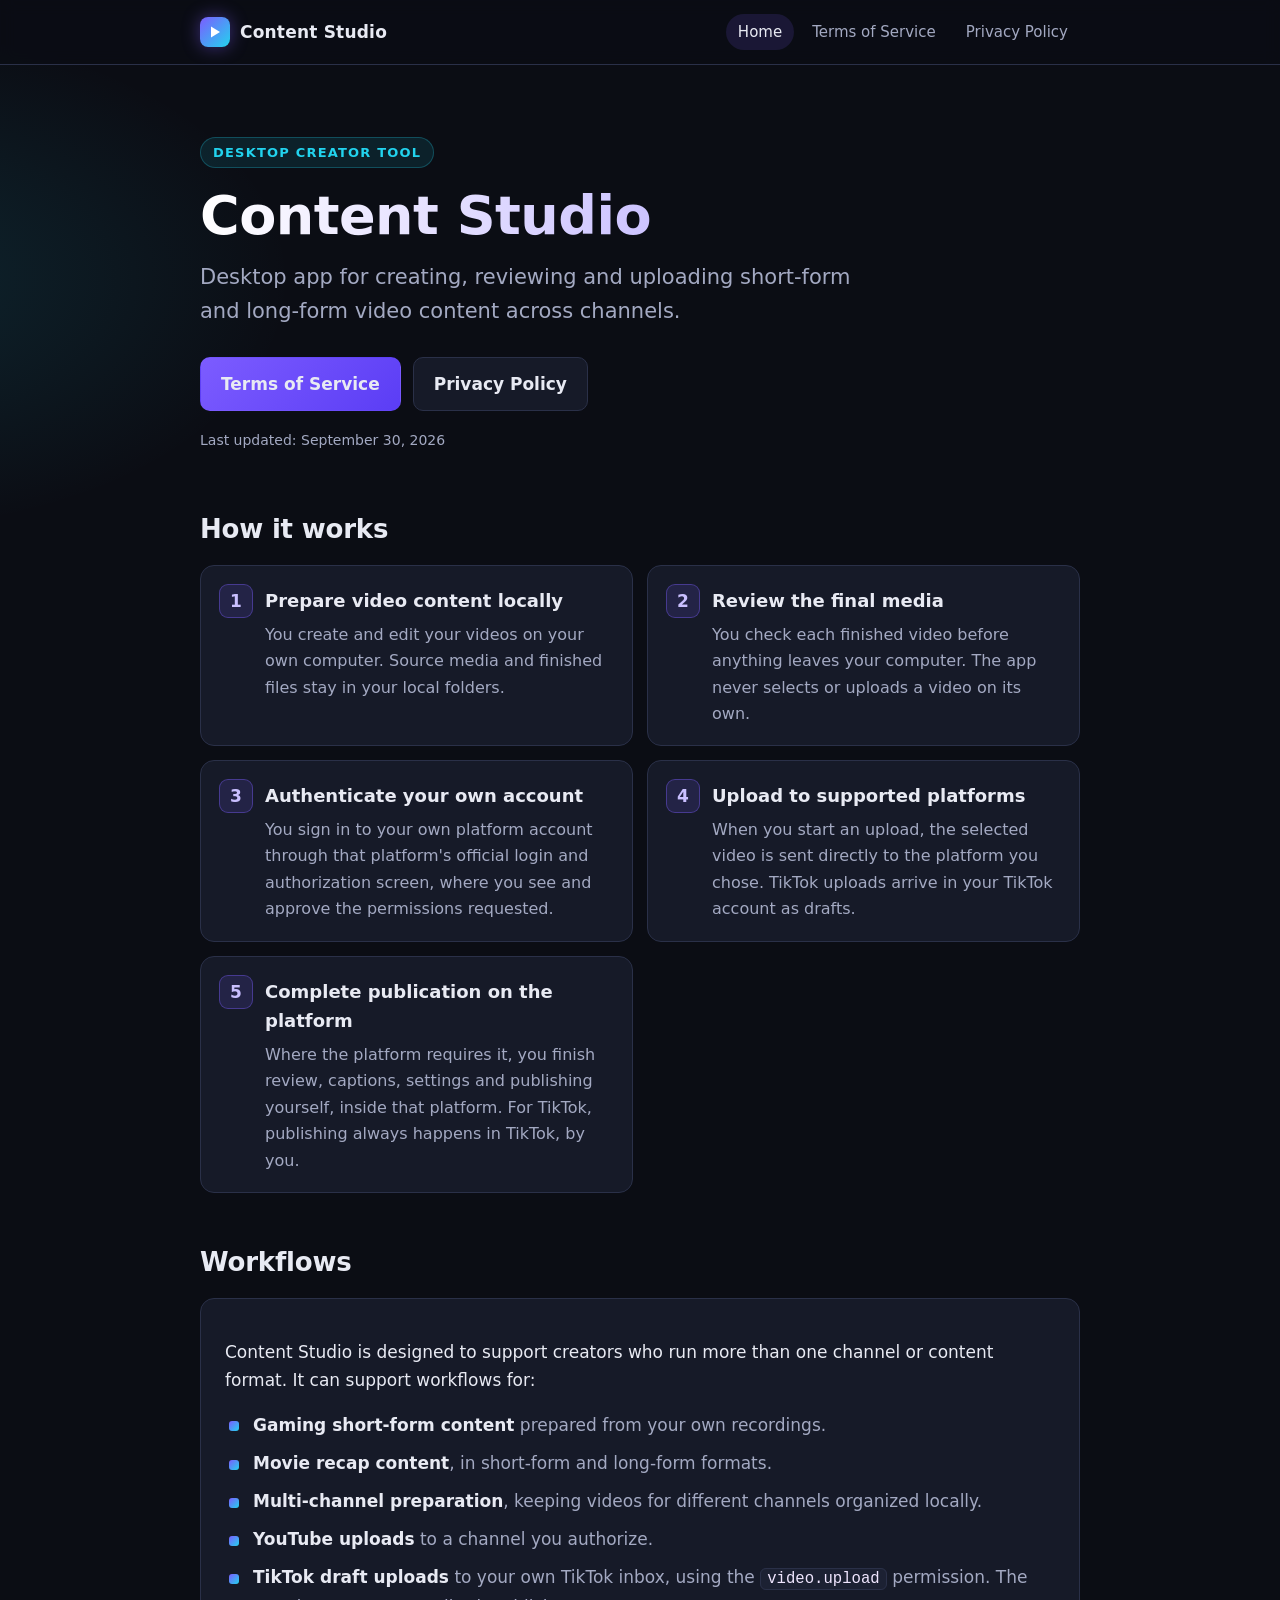
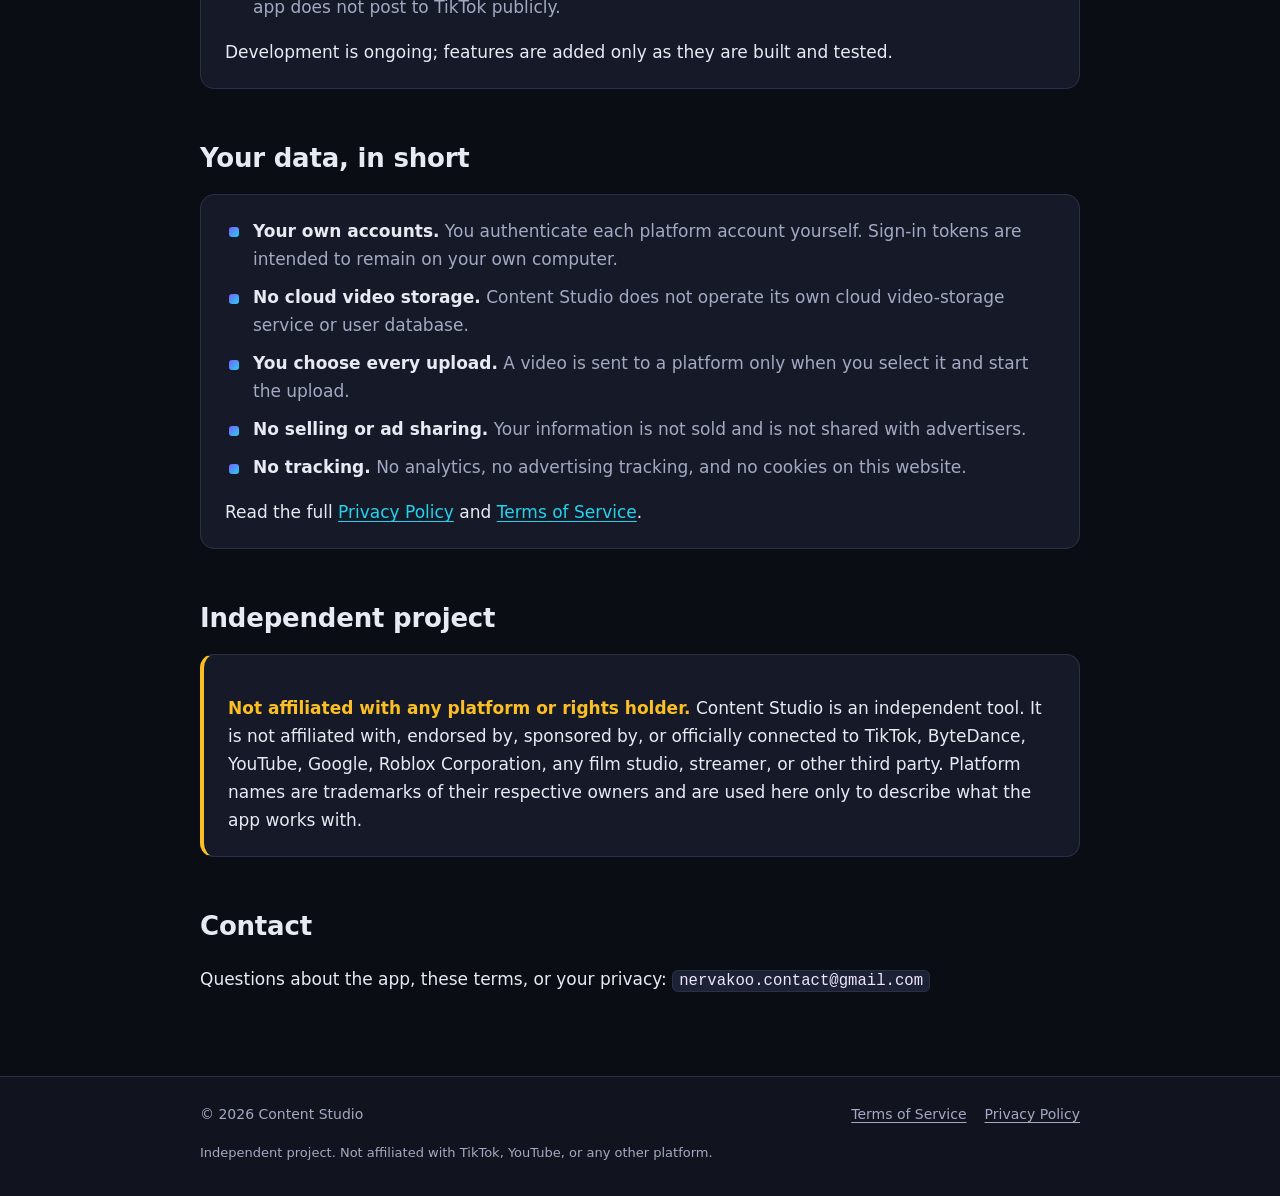
<file: index.html>
<!doctype html>
<html lang="en">
<head>
  <meta charset="utf-8">
  <meta name="viewport" content="width=device-width, initial-scale=1">
  <title>Content Studio</title>
  <meta name="description" content="Content Studio is a desktop app for creating, reviewing and uploading short-form and long-form video content across channels.">
  <link rel="stylesheet" href="styles.css">
</head>
<body>
  <header class="site-header">
    <div class="wrap">
      <a class="brand" href="./">
        <span class="brand-mark" aria-hidden="true">
          <svg viewBox="0 0 16 16" fill="#fff"><path d="M4 2.5v11l9-5.5z"/></svg>
        </span>
        Content Studio
      </a>
      <nav class="nav" aria-label="Main">
        <a href="./" aria-current="page">Home</a>
        <a href="terms/">Terms of Service</a>
        <a href="privacy/">Privacy Policy</a>
      </nav>
    </div>
  </header>

  <main>
    <div class="wrap">
      <section class="hero">
        <span class="eyebrow">Desktop creator tool</span>
        <h1>Content Studio</h1>
        <p class="subtitle">Desktop app for creating, reviewing and uploading short-form and long-form video content across channels.</p>

        <div class="legal-links">
          <a class="btn btn-primary" href="terms/">Terms of Service</a>
          <a class="btn" href="privacy/">Privacy Policy</a>
        </div>
        <p class="updated">Last updated: September 30, 2026</p>
      </section>

      <section aria-labelledby="how">
        <h2 id="how">How it works</h2>
        <ol class="steps">
          <li>
            <h3>Prepare video content locally</h3>
            <p>You create and edit your videos on your own computer. Source media and finished files stay in your local folders.</p>
          </li>
          <li>
            <h3>Review the final media</h3>
            <p>You check each finished video before anything leaves your computer. The app never selects or uploads a video on its own.</p>
          </li>
          <li>
            <h3>Authenticate your own account</h3>
            <p>You sign in to your own platform account through that platform's official login and authorization screen, where you see and approve the permissions requested.</p>
          </li>
          <li>
            <h3>Upload to supported platforms</h3>
            <p>When you start an upload, the selected video is sent directly to the platform you chose. TikTok uploads arrive in your TikTok account as drafts.</p>
          </li>
          <li>
            <h3>Complete publication on the platform</h3>
            <p>Where the platform requires it, you finish review, captions, settings and publishing yourself, inside that platform. For TikTok, publishing always happens in TikTok, by you.</p>
          </li>
        </ol>
      </section>

      <section aria-labelledby="workflows">
        <h2 id="workflows">Workflows</h2>
        <div class="card">
          <p>Content Studio is designed to support creators who run more than one channel or content format. It can support workflows for:</p>
          <ul class="facts">
            <li><strong>Gaming short-form content</strong> prepared from your own recordings.</li>
            <li><strong>Movie recap content</strong>, in short-form and long-form formats.</li>
            <li><strong>Multi-channel preparation</strong>, keeping videos for different channels organized locally.</li>
            <li><strong>YouTube uploads</strong> to a channel you authorize.</li>
            <li><strong>TikTok draft uploads</strong> to your own TikTok inbox, using the <code>video.upload</code> permission. The app does not post to TikTok publicly.</li>
          </ul>
          <p>Development is ongoing; features are added only as they are built and tested.</p>
        </div>
      </section>

      <section aria-labelledby="privacy-summary">
        <h2 id="privacy-summary">Your data, in short</h2>
        <div class="card">
          <ul class="facts">
            <li><strong>Your own accounts.</strong> You authenticate each platform account yourself. Sign-in tokens are intended to remain on your own computer.</li>
            <li><strong>No cloud video storage.</strong> Content Studio does not operate its own cloud video-storage service or user database.</li>
            <li><strong>You choose every upload.</strong> A video is sent to a platform only when you select it and start the upload.</li>
            <li><strong>No selling or ad sharing.</strong> Your information is not sold and is not shared with advertisers.</li>
            <li><strong>No tracking.</strong> No analytics, no advertising tracking, and no cookies on this website.</li>
          </ul>
          <p>Read the full <a href="privacy/">Privacy Policy</a> and <a href="terms/">Terms of Service</a>.</p>
        </div>
      </section>

      <section aria-labelledby="affiliation">
        <h2 id="affiliation">Independent project</h2>
        <div class="card notice">
          <p><strong>Not affiliated with any platform or rights holder.</strong> Content Studio is an independent tool. It is not affiliated with, endorsed by, sponsored by, or officially connected to TikTok, ByteDance, YouTube, Google, Roblox Corporation, any film studio, streamer, or other third party. Platform names are trademarks of their respective owners and are used here only to describe what the app works with.</p>
        </div>
      </section>

      <section aria-labelledby="contact">
        <h2 id="contact">Contact</h2>
        <p>Questions about the app, these terms, or your privacy: <span class="email">nervakoo.contact@gmail.com</span></p>
      </section>
    </div>
  </main>

  <footer class="site-footer">
    <div class="wrap">
      <span>&copy; 2026 Content Studio</span>
      <nav aria-label="Legal">
        <a href="terms/">Terms of Service</a>
        <a href="privacy/">Privacy Policy</a>
      </nav>
      <p class="disclaimer">Independent project. Not affiliated with TikTok, YouTube, or any other platform.</p>
    </div>
  </footer>
</body>
</html>
</file>
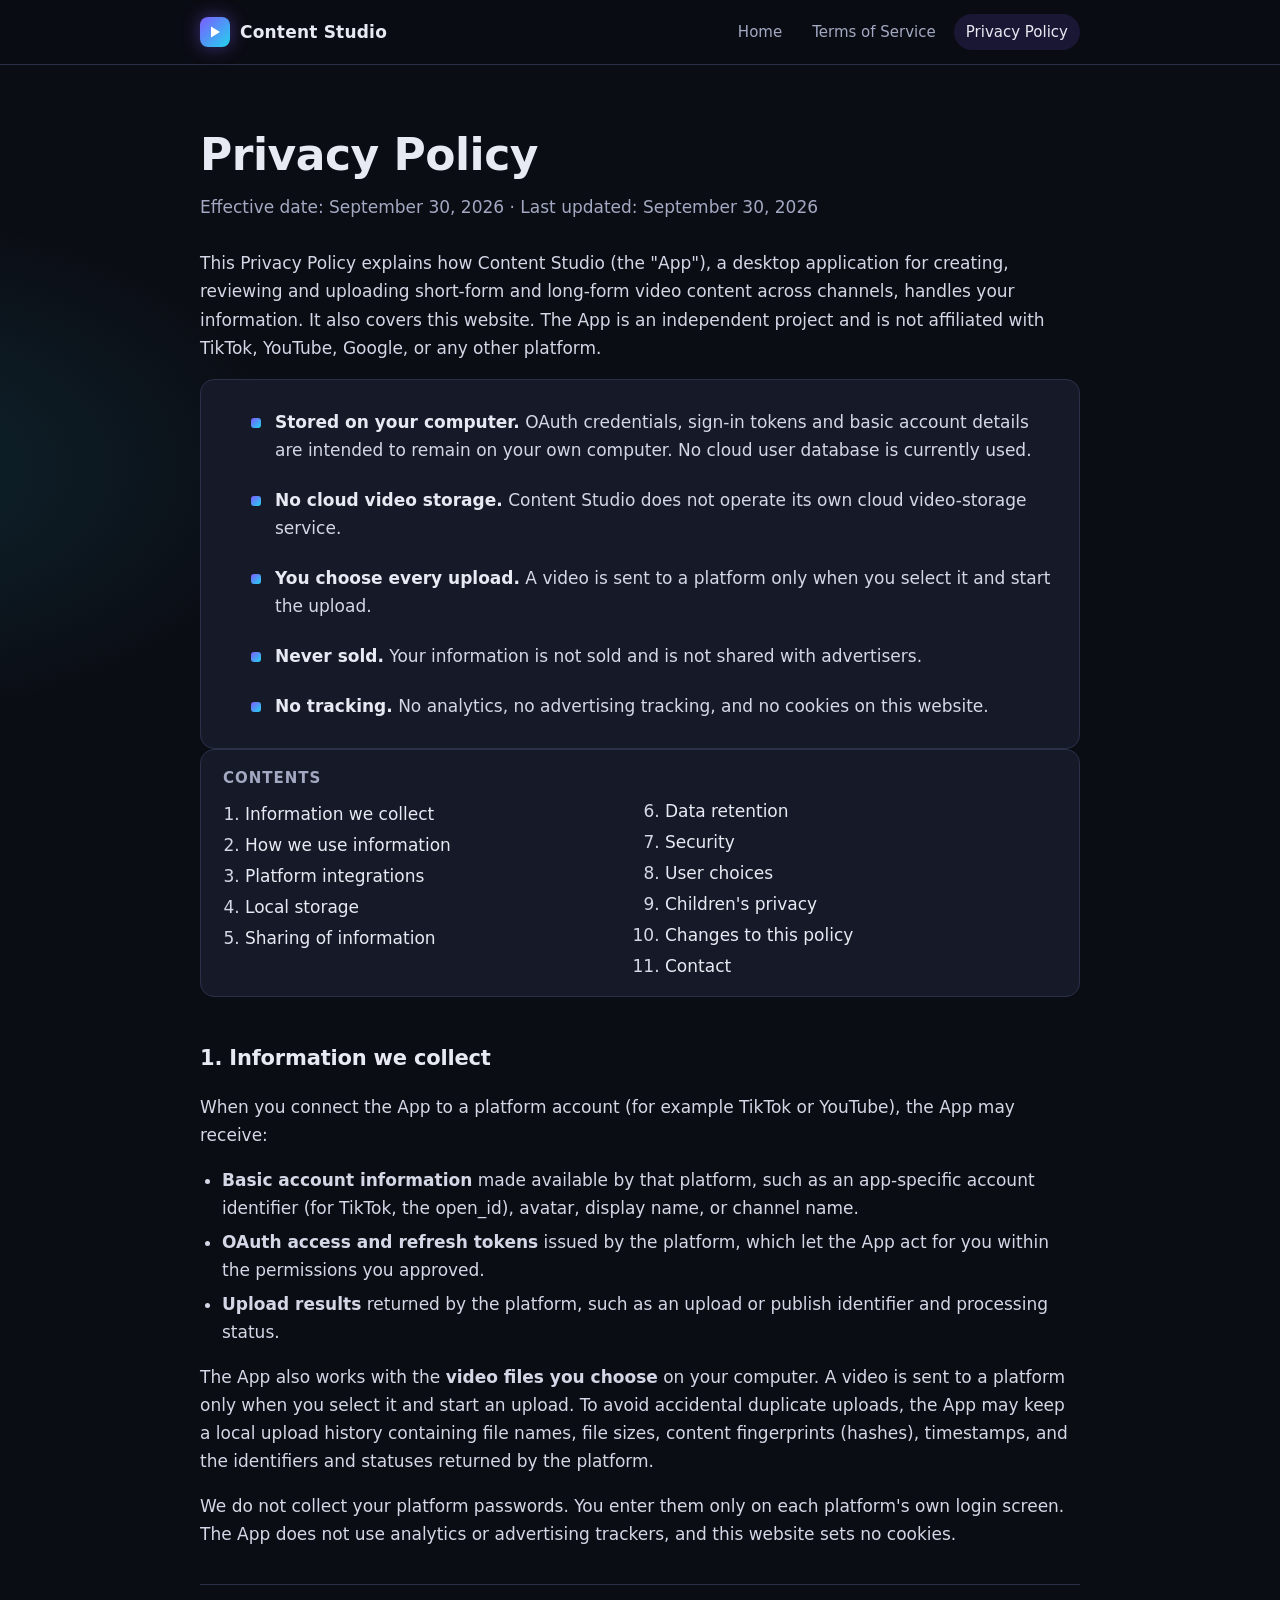
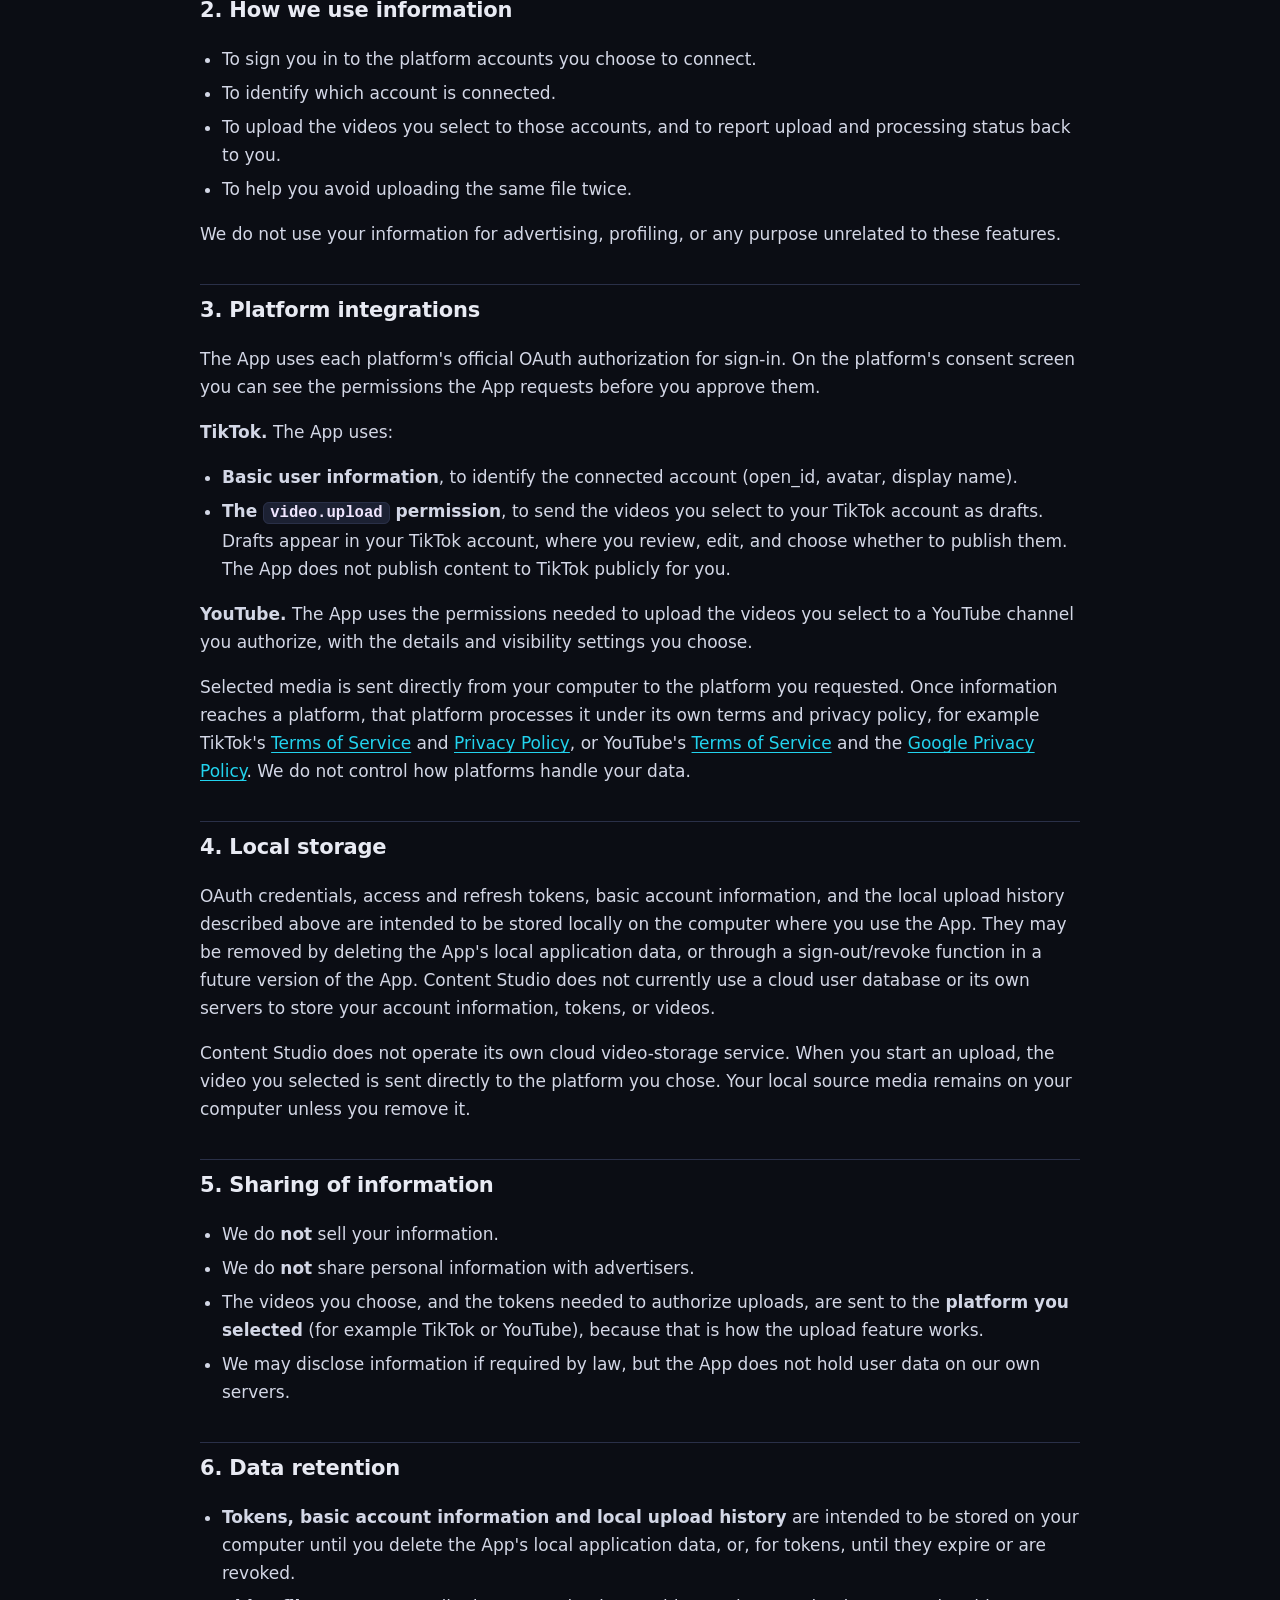
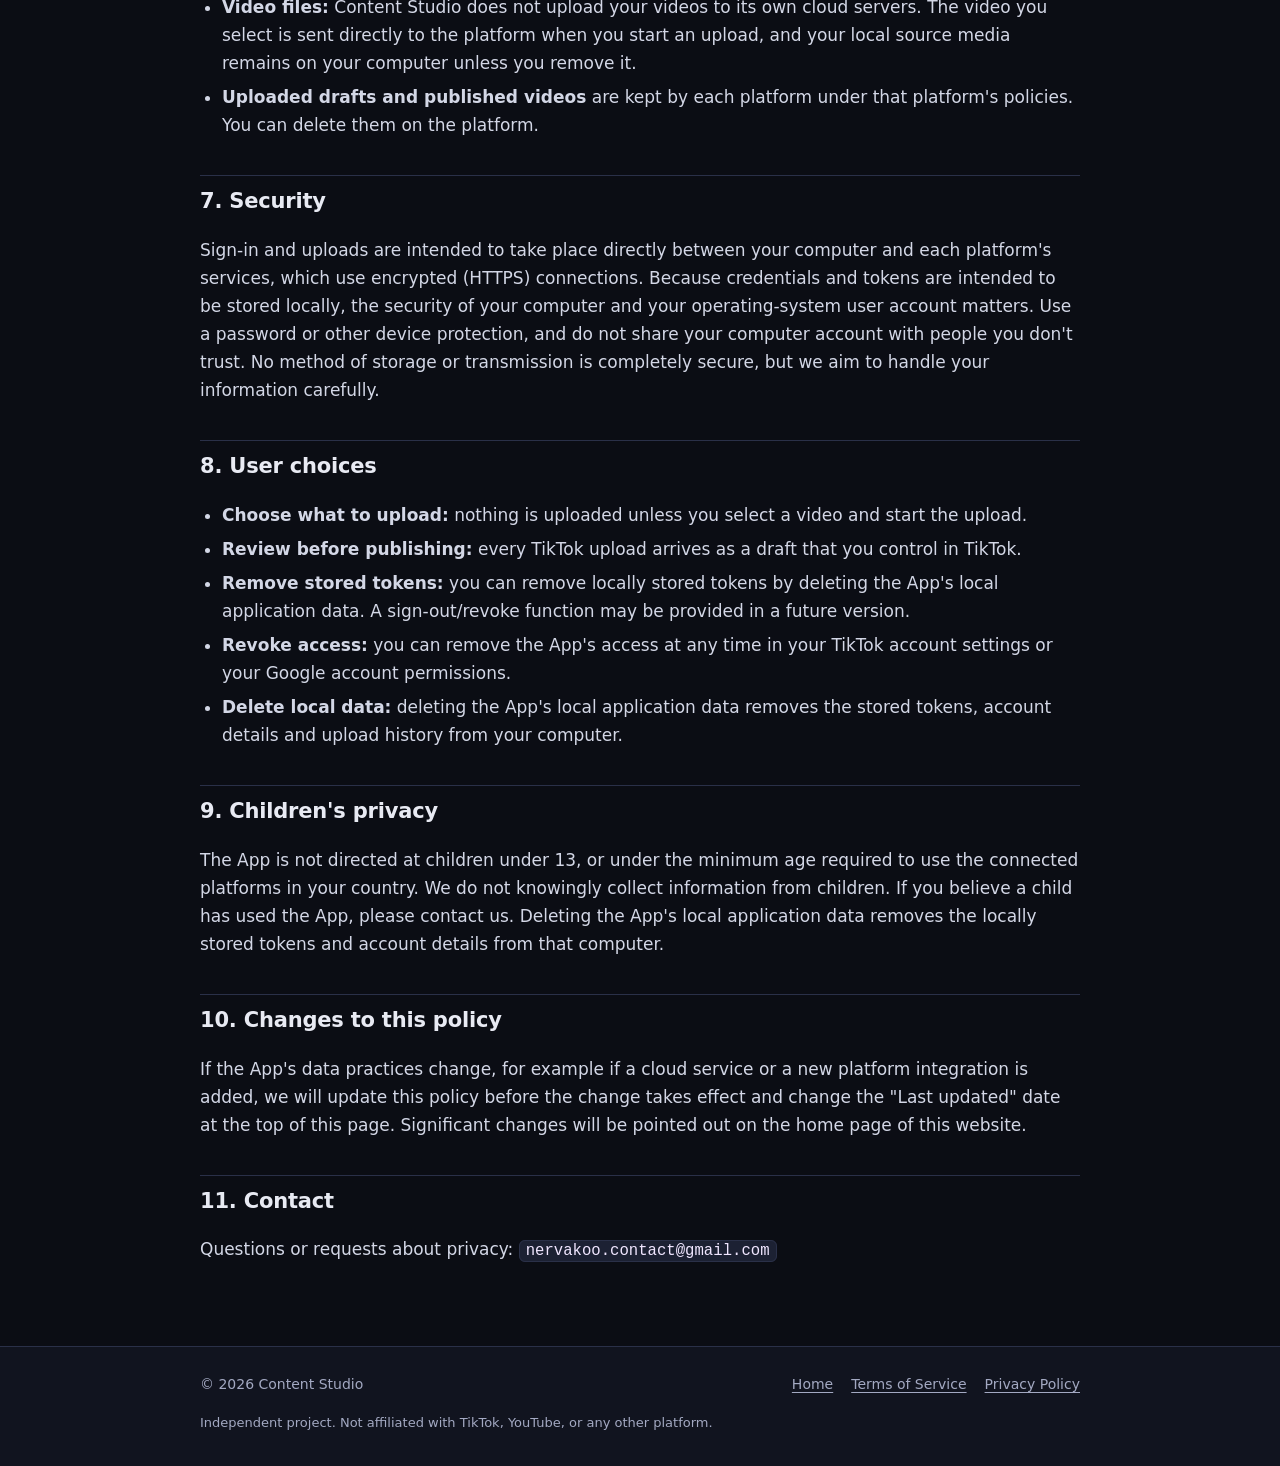
<file: privacy/index.html>
<!doctype html>
<html lang="en">
<head>
  <meta charset="utf-8">
  <meta name="viewport" content="width=device-width, initial-scale=1">
  <title>Privacy Policy - Content Studio</title>
  <meta name="description" content="Privacy Policy for Content Studio: what platform data the desktop app uses, where it is stored, and what is never collected.">
  <link rel="stylesheet" href="../styles.css">
</head>
<body>
  <header class="site-header">
    <div class="wrap">
      <a class="brand" href="../">
        <span class="brand-mark" aria-hidden="true">
          <svg viewBox="0 0 16 16" fill="#fff"><path d="M4 2.5v11l9-5.5z"/></svg>
        </span>
        Content Studio
      </a>
      <nav class="nav" aria-label="Main">
        <a href="../">Home</a>
        <a href="../terms/">Terms of Service</a>
        <a href="./" aria-current="page">Privacy Policy</a>
      </nav>
    </div>
  </header>

  <main>
    <article class="wrap doc">
      <h1>Privacy Policy</h1>
      <p class="meta">Effective date: September 30, 2026 &middot; Last updated: September 30, 2026</p>

      <p>This Privacy Policy explains how Content Studio (the "App"), a desktop application for creating, reviewing and uploading short-form and long-form video content across channels, handles your information. It also covers this website. The App is an independent project and is not affiliated with TikTok, YouTube, Google, or any other platform.</p>

      <div class="card">
        <ul class="facts">
          <li><strong>Stored on your computer.</strong> OAuth credentials, sign-in tokens and basic account details are intended to remain on your own computer. No cloud user database is currently used.</li>
          <li><strong>No cloud video storage.</strong> Content Studio does not operate its own cloud video-storage service.</li>
          <li><strong>You choose every upload.</strong> A video is sent to a platform only when you select it and start the upload.</li>
          <li><strong>Never sold.</strong> Your information is not sold and is not shared with advertisers.</li>
          <li><strong>No tracking.</strong> No analytics, no advertising tracking, and no cookies on this website.</li>
        </ul>
      </div>

      <nav class="toc" aria-label="Contents">
        <h2>Contents</h2>
        <ol>
          <li><a href="#collect">Information we collect</a></li>
          <li><a href="#use">How we use information</a></li>
          <li><a href="#platforms">Platform integrations</a></li>
          <li><a href="#local">Local storage</a></li>
          <li><a href="#sharing">Sharing of information</a></li>
          <li><a href="#retention">Data retention</a></li>
          <li><a href="#security">Security</a></li>
          <li><a href="#choices">User choices</a></li>
          <li><a href="#children">Children's privacy</a></li>
          <li><a href="#changes">Changes to this policy</a></li>
          <li><a href="#contact">Contact</a></li>
        </ol>
      </nav>

      <h2 id="collect">1. Information we collect</h2>
      <p>When you connect the App to a platform account (for example TikTok or YouTube), the App may receive:</p>
      <ul>
        <li><strong>Basic account information</strong> made available by that platform, such as an app-specific account identifier (for TikTok, the open_id), avatar, display name, or channel name.</li>
        <li><strong>OAuth access and refresh tokens</strong> issued by the platform, which let the App act for you within the permissions you approved.</li>
        <li><strong>Upload results</strong> returned by the platform, such as an upload or publish identifier and processing status.</li>
      </ul>
      <p>The App also works with the <strong>video files you choose</strong> on your computer. A video is sent to a platform only when you select it and start an upload. To avoid accidental duplicate uploads, the App may keep a local upload history containing file names, file sizes, content fingerprints (hashes), timestamps, and the identifiers and statuses returned by the platform.</p>
      <p>We do not collect your platform passwords. You enter them only on each platform's own login screen. The App does not use analytics or advertising trackers, and this website sets no cookies.</p>

      <h2 id="use">2. How we use information</h2>
      <ul>
        <li>To sign you in to the platform accounts you choose to connect.</li>
        <li>To identify which account is connected.</li>
        <li>To upload the videos you select to those accounts, and to report upload and processing status back to you.</li>
        <li>To help you avoid uploading the same file twice.</li>
      </ul>
      <p>We do not use your information for advertising, profiling, or any purpose unrelated to these features.</p>

      <h2 id="platforms">3. Platform integrations</h2>
      <p>The App uses each platform's official OAuth authorization for sign-in. On the platform's consent screen you can see the permissions the App requests before you approve them.</p>
      <p><strong>TikTok.</strong> The App uses:</p>
      <ul>
        <li><strong>Basic user information</strong>, to identify the connected account (open_id, avatar, display name).</li>
        <li><strong>The <code>video.upload</code> permission</strong>, to send the videos you select to your TikTok account as drafts. Drafts appear in your TikTok account, where you review, edit, and choose whether to publish them. The App does not publish content to TikTok publicly for you.</li>
      </ul>
      <p><strong>YouTube.</strong> The App uses the permissions needed to upload the videos you select to a YouTube channel you authorize, with the details and visibility settings you choose.</p>
      <p>Selected media is sent directly from your computer to the platform you requested. Once information reaches a platform, that platform processes it under its own terms and privacy policy, for example TikTok's <a href="https://www.tiktok.com/legal/terms-of-service" rel="noopener">Terms of Service</a> and <a href="https://www.tiktok.com/legal/privacy-policy" rel="noopener">Privacy Policy</a>, or YouTube's <a href="https://www.youtube.com/t/terms" rel="noopener">Terms of Service</a> and the <a href="https://policies.google.com/privacy" rel="noopener">Google Privacy Policy</a>. We do not control how platforms handle your data.</p>

      <h2 id="local">4. Local storage</h2>
      <p>OAuth credentials, access and refresh tokens, basic account information, and the local upload history described above are intended to be stored locally on the computer where you use the App. They may be removed by deleting the App's local application data, or through a sign-out/revoke function in a future version of the App. Content Studio does not currently use a cloud user database or its own servers to store your account information, tokens, or videos.</p>
      <p>Content Studio does not operate its own cloud video-storage service. When you start an upload, the video you selected is sent directly to the platform you chose. Your local source media remains on your computer unless you remove it.</p>

      <h2 id="sharing">5. Sharing of information</h2>
      <ul>
        <li>We do <strong>not</strong> sell your information.</li>
        <li>We do <strong>not</strong> share personal information with advertisers.</li>
        <li>The videos you choose, and the tokens needed to authorize uploads, are sent to the <strong>platform you selected</strong> (for example TikTok or YouTube), because that is how the upload feature works.</li>
        <li>We may disclose information if required by law, but the App does not hold user data on our own servers.</li>
      </ul>

      <h2 id="retention">6. Data retention</h2>
      <ul>
        <li><strong>Tokens, basic account information and local upload history</strong> are intended to be stored on your computer until you delete the App's local application data, or, for tokens, until they expire or are revoked.</li>
        <li><strong>Video files:</strong> Content Studio does not upload your videos to its own cloud servers. The video you select is sent directly to the platform when you start an upload, and your local source media remains on your computer unless you remove it.</li>
        <li><strong>Uploaded drafts and published videos</strong> are kept by each platform under that platform's policies. You can delete them on the platform.</li>
      </ul>

      <h2 id="security">7. Security</h2>
      <p>Sign-in and uploads are intended to take place directly between your computer and each platform's services, which use encrypted (HTTPS) connections. Because credentials and tokens are intended to be stored locally, the security of your computer and your operating-system user account matters. Use a password or other device protection, and do not share your computer account with people you don't trust. No method of storage or transmission is completely secure, but we aim to handle your information carefully.</p>

      <h2 id="choices">8. User choices</h2>
      <ul>
        <li><strong>Choose what to upload:</strong> nothing is uploaded unless you select a video and start the upload.</li>
        <li><strong>Review before publishing:</strong> every TikTok upload arrives as a draft that you control in TikTok.</li>
        <li><strong>Remove stored tokens:</strong> you can remove locally stored tokens by deleting the App's local application data. A sign-out/revoke function may be provided in a future version.</li>
        <li><strong>Revoke access:</strong> you can remove the App's access at any time in your TikTok account settings or your Google account permissions.</li>
        <li><strong>Delete local data:</strong> deleting the App's local application data removes the stored tokens, account details and upload history from your computer.</li>
      </ul>

      <h2 id="children">9. Children's privacy</h2>
      <p>The App is not directed at children under 13, or under the minimum age required to use the connected platforms in your country. We do not knowingly collect information from children. If you believe a child has used the App, please contact us. Deleting the App's local application data removes the locally stored tokens and account details from that computer.</p>

      <h2 id="changes">10. Changes to this policy</h2>
      <p>If the App's data practices change, for example if a cloud service or a new platform integration is added, we will update this policy before the change takes effect and change the "Last updated" date at the top of this page. Significant changes will be pointed out on the home page of this website.</p>

      <h2 id="contact">11. Contact</h2>
      <p>Questions or requests about privacy: <span class="email">nervakoo.contact@gmail.com</span></p>
    </article>
  </main>

  <footer class="site-footer">
    <div class="wrap">
      <span>&copy; 2026 Content Studio</span>
      <nav aria-label="Legal">
        <a href="../">Home</a>
        <a href="../terms/">Terms of Service</a>
        <a href="./">Privacy Policy</a>
      </nav>
      <p class="disclaimer">Independent project. Not affiliated with TikTok, YouTube, or any other platform.</p>
    </div>
  </footer>
</body>
</html>
</file>
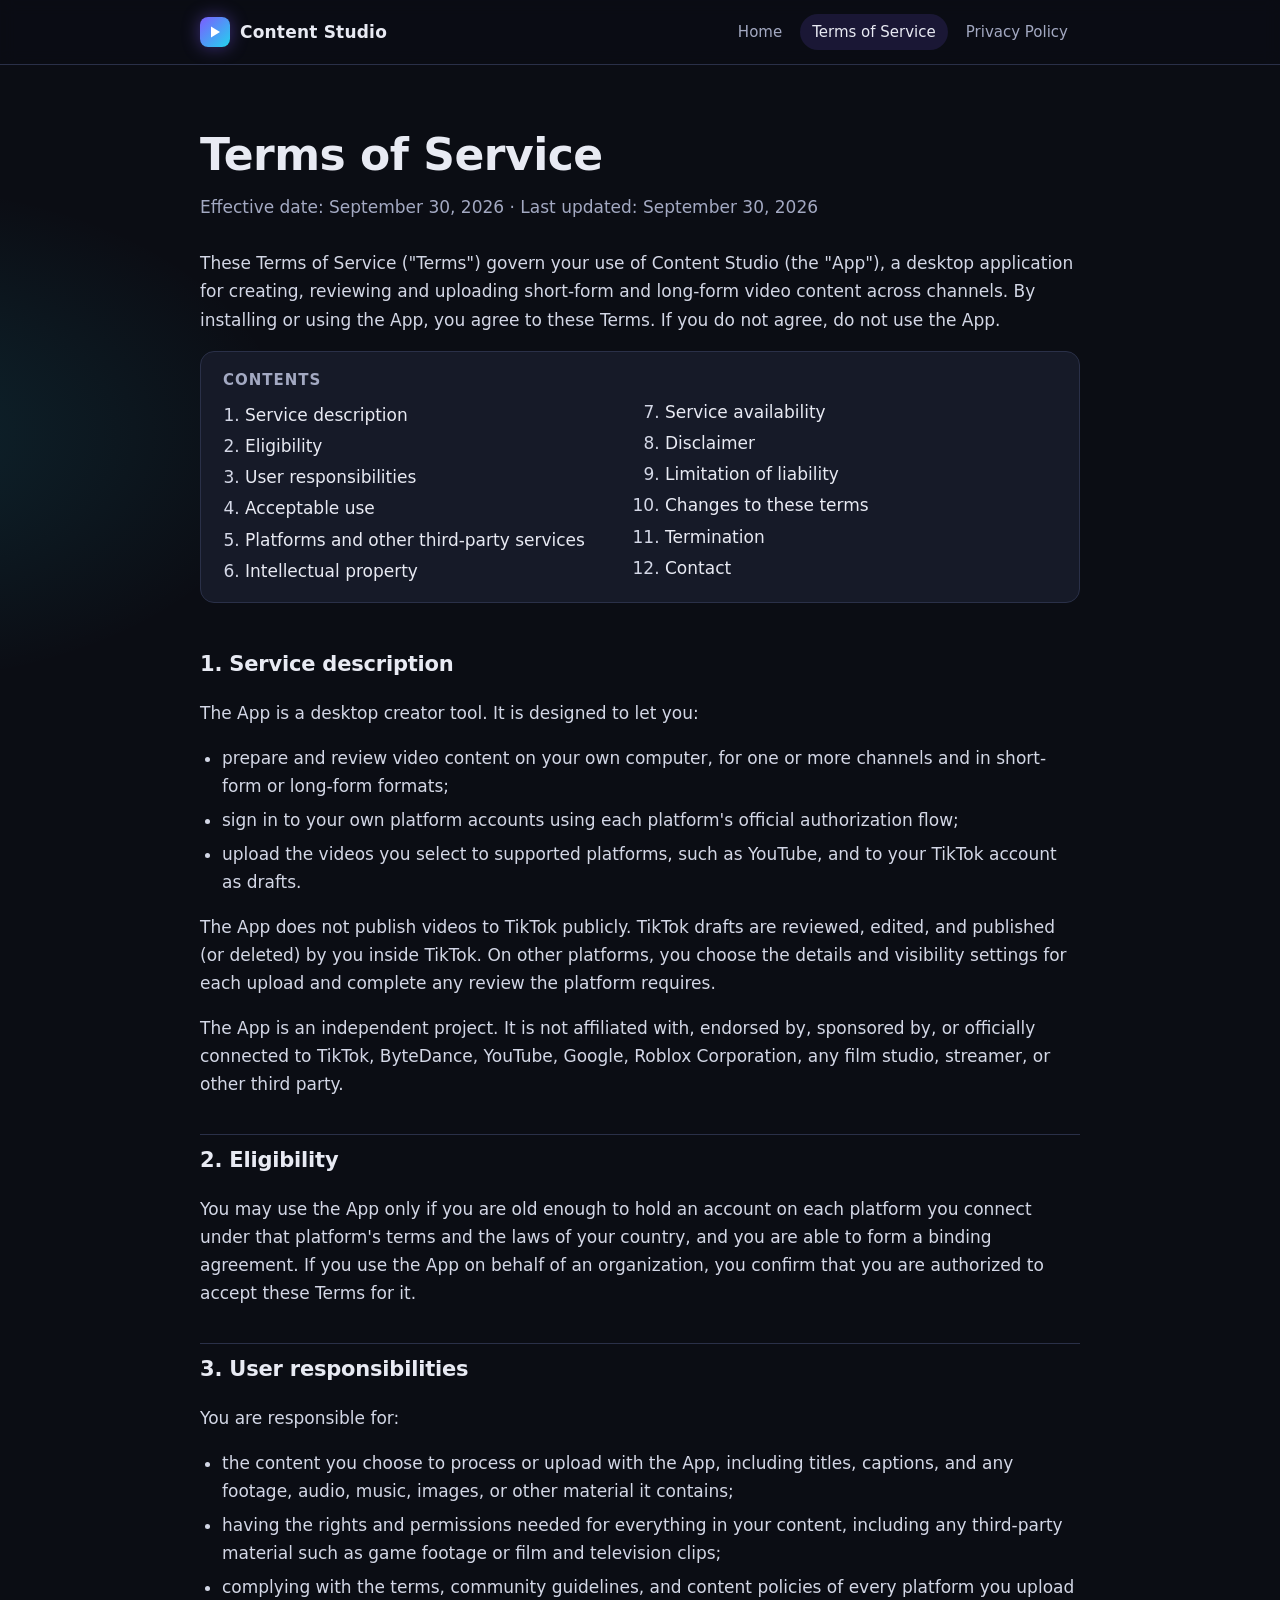
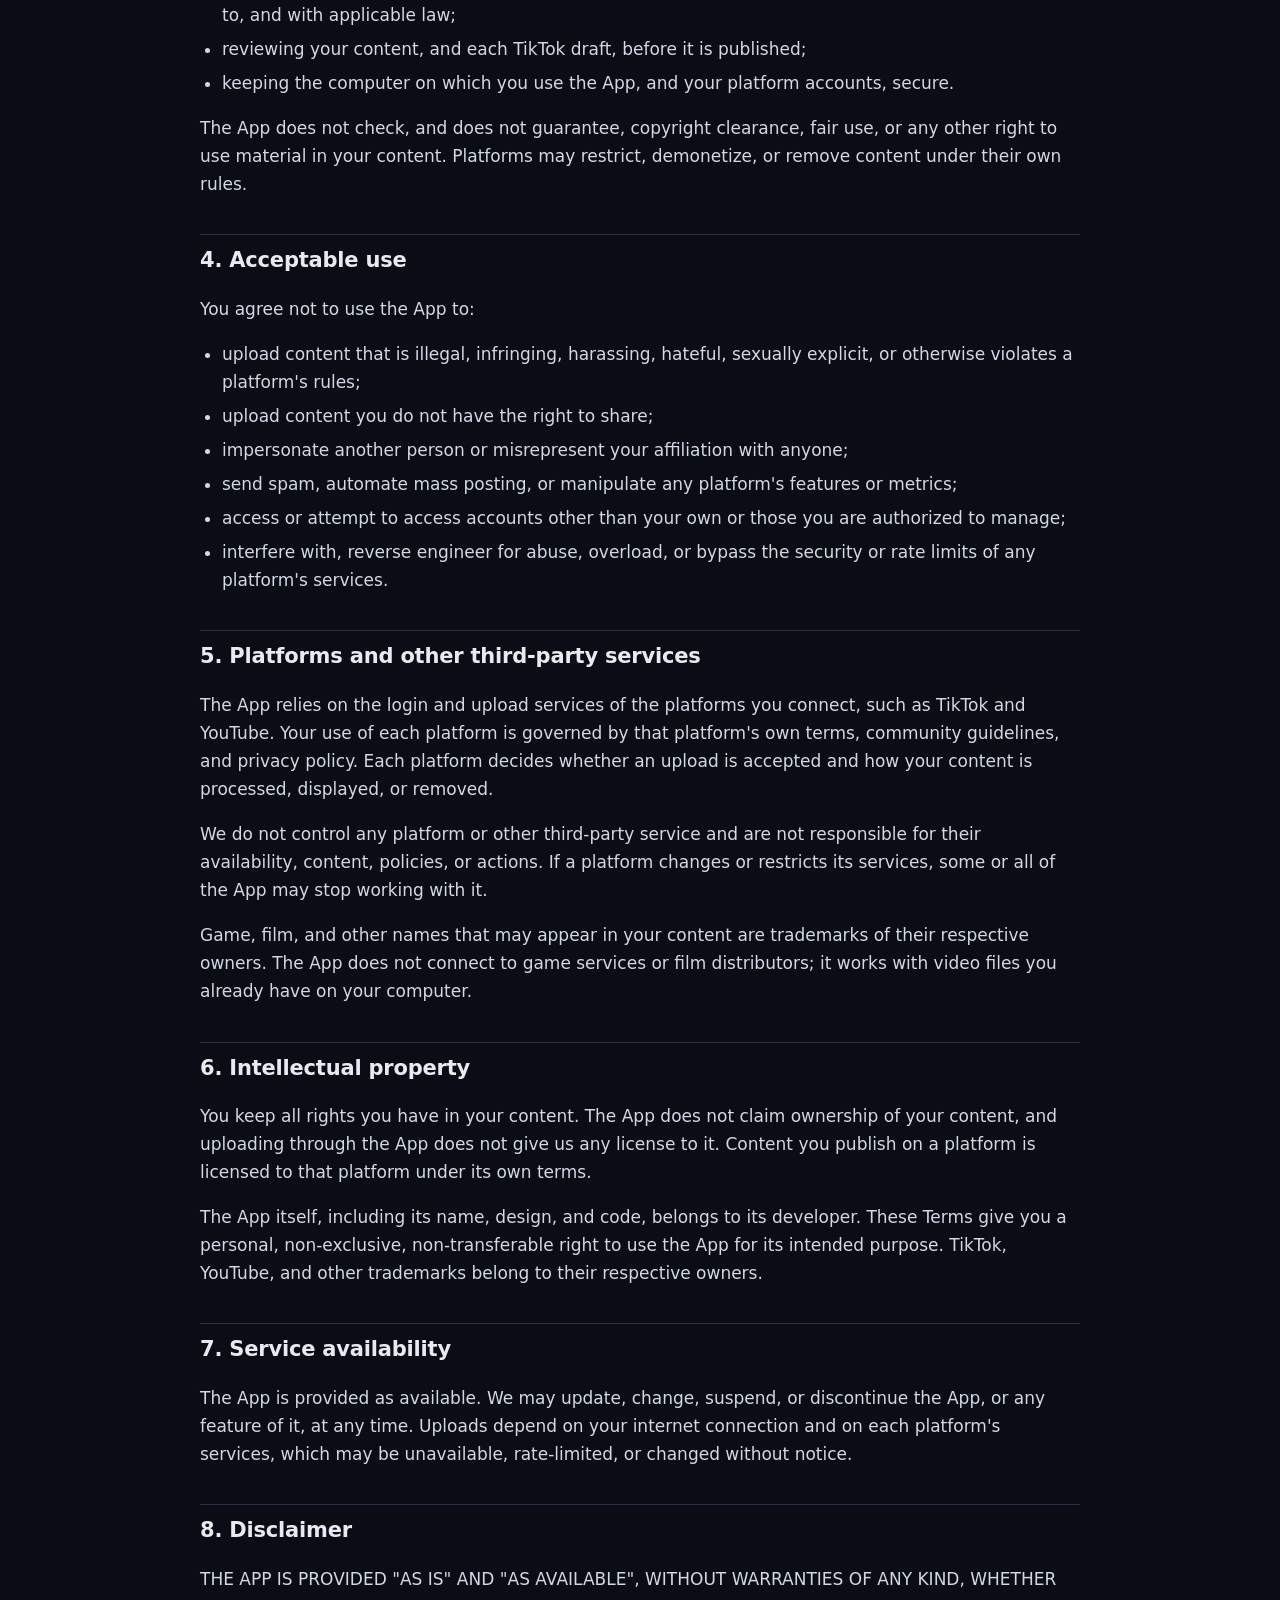
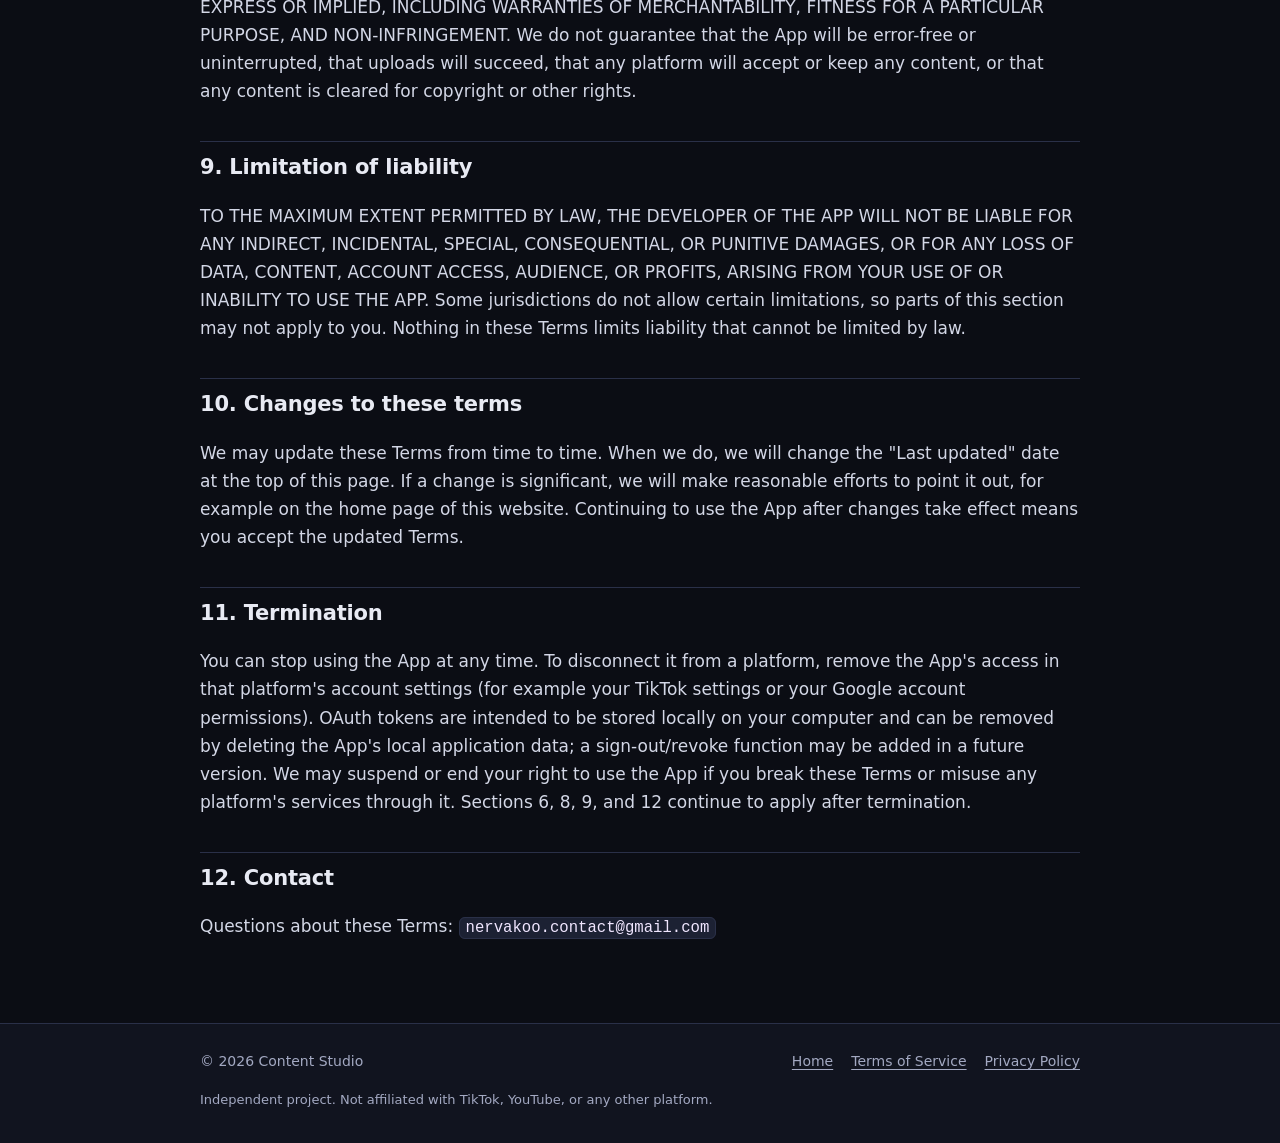
<file: terms/index.html>
<!doctype html>
<html lang="en">
<head>
  <meta charset="utf-8">
  <meta name="viewport" content="width=device-width, initial-scale=1">
  <title>Terms of Service - Content Studio</title>
  <meta name="description" content="Terms of Service for Content Studio, a desktop app for creating, reviewing and uploading video content across channels.">
  <link rel="stylesheet" href="../styles.css">
</head>
<body>
  <header class="site-header">
    <div class="wrap">
      <a class="brand" href="../">
        <span class="brand-mark" aria-hidden="true">
          <svg viewBox="0 0 16 16" fill="#fff"><path d="M4 2.5v11l9-5.5z"/></svg>
        </span>
        Content Studio
      </a>
      <nav class="nav" aria-label="Main">
        <a href="../">Home</a>
        <a href="./" aria-current="page">Terms of Service</a>
        <a href="../privacy/">Privacy Policy</a>
      </nav>
    </div>
  </header>

  <main>
    <article class="wrap doc">
      <h1>Terms of Service</h1>
      <p class="meta">Effective date: September 30, 2026 &middot; Last updated: September 30, 2026</p>

      <p>These Terms of Service ("Terms") govern your use of Content Studio (the "App"), a desktop application for creating, reviewing and uploading short-form and long-form video content across channels. By installing or using the App, you agree to these Terms. If you do not agree, do not use the App.</p>

      <nav class="toc" aria-label="Contents">
        <h2>Contents</h2>
        <ol>
          <li><a href="#service">Service description</a></li>
          <li><a href="#eligibility">Eligibility</a></li>
          <li><a href="#responsibilities">User responsibilities</a></li>
          <li><a href="#acceptable-use">Acceptable use</a></li>
          <li><a href="#third-party">Platforms and other third-party services</a></li>
          <li><a href="#ip">Intellectual property</a></li>
          <li><a href="#availability">Service availability</a></li>
          <li><a href="#disclaimer">Disclaimer</a></li>
          <li><a href="#liability">Limitation of liability</a></li>
          <li><a href="#changes">Changes to these terms</a></li>
          <li><a href="#termination">Termination</a></li>
          <li><a href="#contact">Contact</a></li>
        </ol>
      </nav>

      <h2 id="service">1. Service description</h2>
      <p>The App is a desktop creator tool. It is designed to let you:</p>
      <ul>
        <li>prepare and review video content on your own computer, for one or more channels and in short-form or long-form formats;</li>
        <li>sign in to your own platform accounts using each platform's official authorization flow;</li>
        <li>upload the videos you select to supported platforms, such as YouTube, and to your TikTok account as drafts.</li>
      </ul>
      <p>The App does not publish videos to TikTok publicly. TikTok drafts are reviewed, edited, and published (or deleted) by you inside TikTok. On other platforms, you choose the details and visibility settings for each upload and complete any review the platform requires.</p>
      <p>The App is an independent project. It is not affiliated with, endorsed by, sponsored by, or officially connected to TikTok, ByteDance, YouTube, Google, Roblox Corporation, any film studio, streamer, or other third party.</p>

      <h2 id="eligibility">2. Eligibility</h2>
      <p>You may use the App only if you are old enough to hold an account on each platform you connect under that platform's terms and the laws of your country, and you are able to form a binding agreement. If you use the App on behalf of an organization, you confirm that you are authorized to accept these Terms for it.</p>

      <h2 id="responsibilities">3. User responsibilities</h2>
      <p>You are responsible for:</p>
      <ul>
        <li>the content you choose to process or upload with the App, including titles, captions, and any footage, audio, music, images, or other material it contains;</li>
        <li>having the rights and permissions needed for everything in your content, including any third-party material such as game footage or film and television clips;</li>
        <li>complying with the terms, community guidelines, and content policies of every platform you upload to, and with applicable law;</li>
        <li>reviewing your content, and each TikTok draft, before it is published;</li>
        <li>keeping the computer on which you use the App, and your platform accounts, secure.</li>
      </ul>
      <p>The App does not check, and does not guarantee, copyright clearance, fair use, or any other right to use material in your content. Platforms may restrict, demonetize, or remove content under their own rules.</p>

      <h2 id="acceptable-use">4. Acceptable use</h2>
      <p>You agree not to use the App to:</p>
      <ul>
        <li>upload content that is illegal, infringing, harassing, hateful, sexually explicit, or otherwise violates a platform's rules;</li>
        <li>upload content you do not have the right to share;</li>
        <li>impersonate another person or misrepresent your affiliation with anyone;</li>
        <li>send spam, automate mass posting, or manipulate any platform's features or metrics;</li>
        <li>access or attempt to access accounts other than your own or those you are authorized to manage;</li>
        <li>interfere with, reverse engineer for abuse, overload, or bypass the security or rate limits of any platform's services.</li>
      </ul>

      <h2 id="third-party">5. Platforms and other third-party services</h2>
      <p>The App relies on the login and upload services of the platforms you connect, such as TikTok and YouTube. Your use of each platform is governed by that platform's own terms, community guidelines, and privacy policy. Each platform decides whether an upload is accepted and how your content is processed, displayed, or removed.</p>
      <p>We do not control any platform or other third-party service and are not responsible for their availability, content, policies, or actions. If a platform changes or restricts its services, some or all of the App may stop working with it.</p>
      <p>Game, film, and other names that may appear in your content are trademarks of their respective owners. The App does not connect to game services or film distributors; it works with video files you already have on your computer.</p>

      <h2 id="ip">6. Intellectual property</h2>
      <p>You keep all rights you have in your content. The App does not claim ownership of your content, and uploading through the App does not give us any license to it. Content you publish on a platform is licensed to that platform under its own terms.</p>
      <p>The App itself, including its name, design, and code, belongs to its developer. These Terms give you a personal, non-exclusive, non-transferable right to use the App for its intended purpose. TikTok, YouTube, and other trademarks belong to their respective owners.</p>

      <h2 id="availability">7. Service availability</h2>
      <p>The App is provided as available. We may update, change, suspend, or discontinue the App, or any feature of it, at any time. Uploads depend on your internet connection and on each platform's services, which may be unavailable, rate-limited, or changed without notice.</p>

      <h2 id="disclaimer">8. Disclaimer</h2>
      <p>THE APP IS PROVIDED "AS IS" AND "AS AVAILABLE", WITHOUT WARRANTIES OF ANY KIND, WHETHER EXPRESS OR IMPLIED, INCLUDING WARRANTIES OF MERCHANTABILITY, FITNESS FOR A PARTICULAR PURPOSE, AND NON-INFRINGEMENT. We do not guarantee that the App will be error-free or uninterrupted, that uploads will succeed, that any platform will accept or keep any content, or that any content is cleared for copyright or other rights.</p>

      <h2 id="liability">9. Limitation of liability</h2>
      <p>TO THE MAXIMUM EXTENT PERMITTED BY LAW, THE DEVELOPER OF THE APP WILL NOT BE LIABLE FOR ANY INDIRECT, INCIDENTAL, SPECIAL, CONSEQUENTIAL, OR PUNITIVE DAMAGES, OR FOR ANY LOSS OF DATA, CONTENT, ACCOUNT ACCESS, AUDIENCE, OR PROFITS, ARISING FROM YOUR USE OF OR INABILITY TO USE THE APP. Some jurisdictions do not allow certain limitations, so parts of this section may not apply to you. Nothing in these Terms limits liability that cannot be limited by law.</p>

      <h2 id="changes">10. Changes to these terms</h2>
      <p>We may update these Terms from time to time. When we do, we will change the "Last updated" date at the top of this page. If a change is significant, we will make reasonable efforts to point it out, for example on the home page of this website. Continuing to use the App after changes take effect means you accept the updated Terms.</p>

      <h2 id="termination">11. Termination</h2>
      <p>You can stop using the App at any time. To disconnect it from a platform, remove the App's access in that platform's account settings (for example your TikTok settings or your Google account permissions). OAuth tokens are intended to be stored locally on your computer and can be removed by deleting the App's local application data; a sign-out/revoke function may be added in a future version. We may suspend or end your right to use the App if you break these Terms or misuse any platform's services through it. Sections 6, 8, 9, and 12 continue to apply after termination.</p>

      <h2 id="contact">12. Contact</h2>
      <p>Questions about these Terms: <span class="email">nervakoo.contact@gmail.com</span></p>
    </article>
  </main>

  <footer class="site-footer">
    <div class="wrap">
      <span>&copy; 2026 Content Studio</span>
      <nav aria-label="Legal">
        <a href="../">Home</a>
        <a href="./">Terms of Service</a>
        <a href="../privacy/">Privacy Policy</a>
      </nav>
      <p class="disclaimer">Independent project. Not affiliated with TikTok, YouTube, or any other platform.</p>
    </div>
  </footer>
</body>
</html>
</file>
<file: styles.css>
/* Content Studio - public site. Static CSS only: no external fonts, no frameworks. */
:root {
  --bg: #0b0d14;
  --bg-2: #11141f;
  --panel: #161a28;
  --panel-2: #1c2133;
  --line: #2a3048;
  --text: #e8eaf3;
  --muted: #a3a9c2;
  --accent: #7c5cff;
  --accent-2: #22d3ee;
  --accent-soft: rgba(124, 92, 255, 0.14);
  --warn: #fbbf24;
  --radius: 14px;
  --max: 920px;
  --font: system-ui, -apple-system, "Segoe UI", Roboto, "Helvetica Neue", Arial, sans-serif;
  --mono: ui-monospace, "Cascadia Mono", Consolas, "Liberation Mono", monospace;
}

* { box-sizing: border-box; }

html { -webkit-text-size-adjust: 100%; }

body {
  margin: 0;
  background:
    radial-gradient(900px 480px at 85% -10%, rgba(124, 92, 255, 0.22), transparent 60%),
    radial-gradient(700px 420px at -10% 10%, rgba(34, 211, 238, 0.12), transparent 60%),
    var(--bg);
  color: var(--text);
  font-family: var(--font);
  font-size: 17px;
  line-height: 1.65;
  min-height: 100vh;
  display: flex;
  flex-direction: column;
}

a { color: var(--accent-2); text-underline-offset: 3px; }
a:hover { color: #67e8f9; }
a:focus-visible { outline: 2px solid var(--accent-2); outline-offset: 3px; border-radius: 4px; }

.wrap { width: 100%; max-width: var(--max); margin: 0 auto; padding: 0 20px; }

/* ---------- header ---------- */
.site-header {
  border-bottom: 1px solid var(--line);
  background: rgba(11, 13, 20, 0.85);
  backdrop-filter: blur(8px);
  position: sticky;
  top: 0;
  z-index: 10;
}
.site-header .wrap {
  display: flex;
  align-items: center;
  justify-content: space-between;
  gap: 16px;
  min-height: 64px;
  flex-wrap: wrap;
}
.brand {
  display: flex;
  align-items: center;
  gap: 10px;
  color: var(--text);
  text-decoration: none;
  font-weight: 700;
  letter-spacing: 0.2px;
}
.brand:hover { color: var(--text); }
.brand-mark {
  width: 30px;
  height: 30px;
  border-radius: 8px;
  background: linear-gradient(135deg, var(--accent), var(--accent-2));
  display: grid;
  place-items: center;
  box-shadow: 0 0 18px rgba(124, 92, 255, 0.45);
}
.brand-mark svg { width: 16px; height: 16px; }
.nav { display: flex; gap: 6px; flex-wrap: wrap; }
.nav a {
  color: var(--muted);
  text-decoration: none;
  padding: 6px 12px;
  border-radius: 999px;
  font-size: 15px;
}
.nav a:hover { color: var(--text); background: var(--panel-2); }
.nav a[aria-current="page"] { color: var(--text); background: var(--accent-soft); }

/* ---------- main ---------- */
main { flex: 1; padding: 48px 0 64px; }

.hero { padding: 24px 0 8px; }
.eyebrow {
  display: inline-block;
  font-size: 13px;
  font-weight: 600;
  letter-spacing: 1.2px;
  text-transform: uppercase;
  color: var(--accent-2);
  background: rgba(34, 211, 238, 0.1);
  border: 1px solid rgba(34, 211, 238, 0.25);
  padding: 4px 12px;
  border-radius: 999px;
}
h1 {
  font-size: clamp(34px, 6vw, 54px);
  line-height: 1.1;
  margin: 18px 0 14px;
  letter-spacing: -0.5px;
}
.hero h1 {
  background: linear-gradient(90deg, #ffffff, #c9bfff 55%, #8be9f6);
  -webkit-background-clip: text;
  background-clip: text;
  color: transparent;
}
.subtitle { font-size: clamp(18px, 2.4vw, 21px); color: var(--muted); max-width: 680px; margin: 0; }

.legal-links {
  display: flex;
  gap: 12px;
  flex-wrap: wrap;
  margin: 28px 0 8px;
}
.btn {
  display: inline-flex;
  align-items: center;
  gap: 8px;
  padding: 12px 20px;
  border-radius: 10px;
  font-weight: 600;
  text-decoration: none;
  border: 1px solid var(--line);
  background: var(--panel);
  color: var(--text);
}
.btn:hover { border-color: var(--accent); color: var(--text); background: var(--panel-2); }
.btn-primary { background: linear-gradient(135deg, var(--accent), #5b3df5); border-color: transparent; }
.btn-primary:hover { background: linear-gradient(135deg, #8d71ff, var(--accent)); border-color: transparent; }

.updated { color: var(--muted); font-size: 14px; margin: 18px 0 0; }

h2 { font-size: 26px; margin: 48px 0 14px; letter-spacing: -0.2px; }
h3 { font-size: 18px; margin: 0 0 6px; }

.steps {
  list-style: none;
  padding: 0;
  margin: 0;
  display: grid;
  grid-template-columns: repeat(2, minmax(0, 1fr));
  gap: 14px;
  counter-reset: step;
}
.steps li {
  background: var(--panel);
  border: 1px solid var(--line);
  border-radius: var(--radius);
  padding: 20px 20px 18px 64px;
  position: relative;
  counter-increment: step;
}
.steps li::before {
  content: counter(step);
  position: absolute;
  left: 18px;
  top: 18px;
  width: 32px;
  height: 32px;
  border-radius: 9px;
  background: var(--accent-soft);
  border: 1px solid rgba(124, 92, 255, 0.4);
  color: #c9bfff;
  font-weight: 700;
  display: grid;
  place-items: center;
}
.steps p { margin: 0; color: var(--muted); font-size: 16px; }

.card {
  background: var(--panel);
  border: 1px solid var(--line);
  border-radius: var(--radius);
  padding: 22px 24px;
}
.card p:last-child { margin-bottom: 0; }
.notice { border-left: 4px solid var(--warn); }
.notice strong { color: var(--warn); }

.facts { list-style: none; padding: 0; margin: 0; display: grid; gap: 10px; }
.facts li { padding-left: 28px; position: relative; color: var(--muted); }
.facts li::before {
  content: "";
  position: absolute;
  left: 4px;
  top: 0.62em;
  width: 10px;
  height: 10px;
  border-radius: 3px;
  background: linear-gradient(135deg, var(--accent), var(--accent-2));
}
.facts strong { color: var(--text); }

/* ---------- legal documents ---------- */
.doc h1 { font-size: clamp(30px, 5vw, 44px); }
.doc .meta { color: var(--muted); margin: 0 0 28px; }
.doc h2 {
  font-size: 21px;
  margin: 36px 0 10px;
  padding-top: 8px;
  border-top: 1px solid var(--line);
}
.doc h2:first-of-type { border-top: 0; }
.doc p, .doc li { color: #d3d7e6; }
.doc ul { padding-left: 22px; }
.doc li { margin: 6px 0; }
.toc {
  background: var(--panel);
  border: 1px solid var(--line);
  border-radius: var(--radius);
  padding: 16px 22px;
  margin: 0 0 12px;
}
.toc h2 { border: 0; margin: 0 0 6px; padding: 0; font-size: 15px; text-transform: uppercase; letter-spacing: 1px; color: var(--muted); }
.toc ol { margin: 0; padding-left: 22px; columns: 2; column-gap: 28px; }
.toc li { margin: 3px 0; break-inside: avoid; }
.toc a { color: var(--text); text-decoration: none; }
.toc a:hover { color: var(--accent-2); text-decoration: underline; }

code, .email { font-family: var(--mono); font-size: 0.92em; background: var(--panel-2); border: 1px solid var(--line); padding: 1px 6px; border-radius: 6px; color: #f0e6ff; }

/* ---------- footer ---------- */
.site-footer { border-top: 1px solid var(--line); background: var(--bg-2); padding: 26px 0 32px; font-size: 14px; color: var(--muted); }
.site-footer .wrap { display: flex; flex-wrap: wrap; gap: 10px 24px; justify-content: space-between; align-items: center; }
.site-footer nav { display: flex; gap: 18px; flex-wrap: wrap; }
.site-footer a { color: var(--muted); }
.site-footer a:hover { color: var(--text); }
.disclaimer { width: 100%; margin: 6px 0 0; font-size: 13px; }

/* ---------- responsive ---------- */
@media (max-width: 720px) {
  body { font-size: 16px; }
  main { padding: 32px 0 48px; }
  .steps { grid-template-columns: 1fr; }
  .toc ol { columns: 1; }
  .legal-links .btn { flex: 1 1 100%; justify-content: center; }
  .site-header .wrap { padding-top: 8px; padding-bottom: 8px; }
}

@media (prefers-reduced-motion: reduce) {
  * { scroll-behavior: auto !important; }
}
</file>
